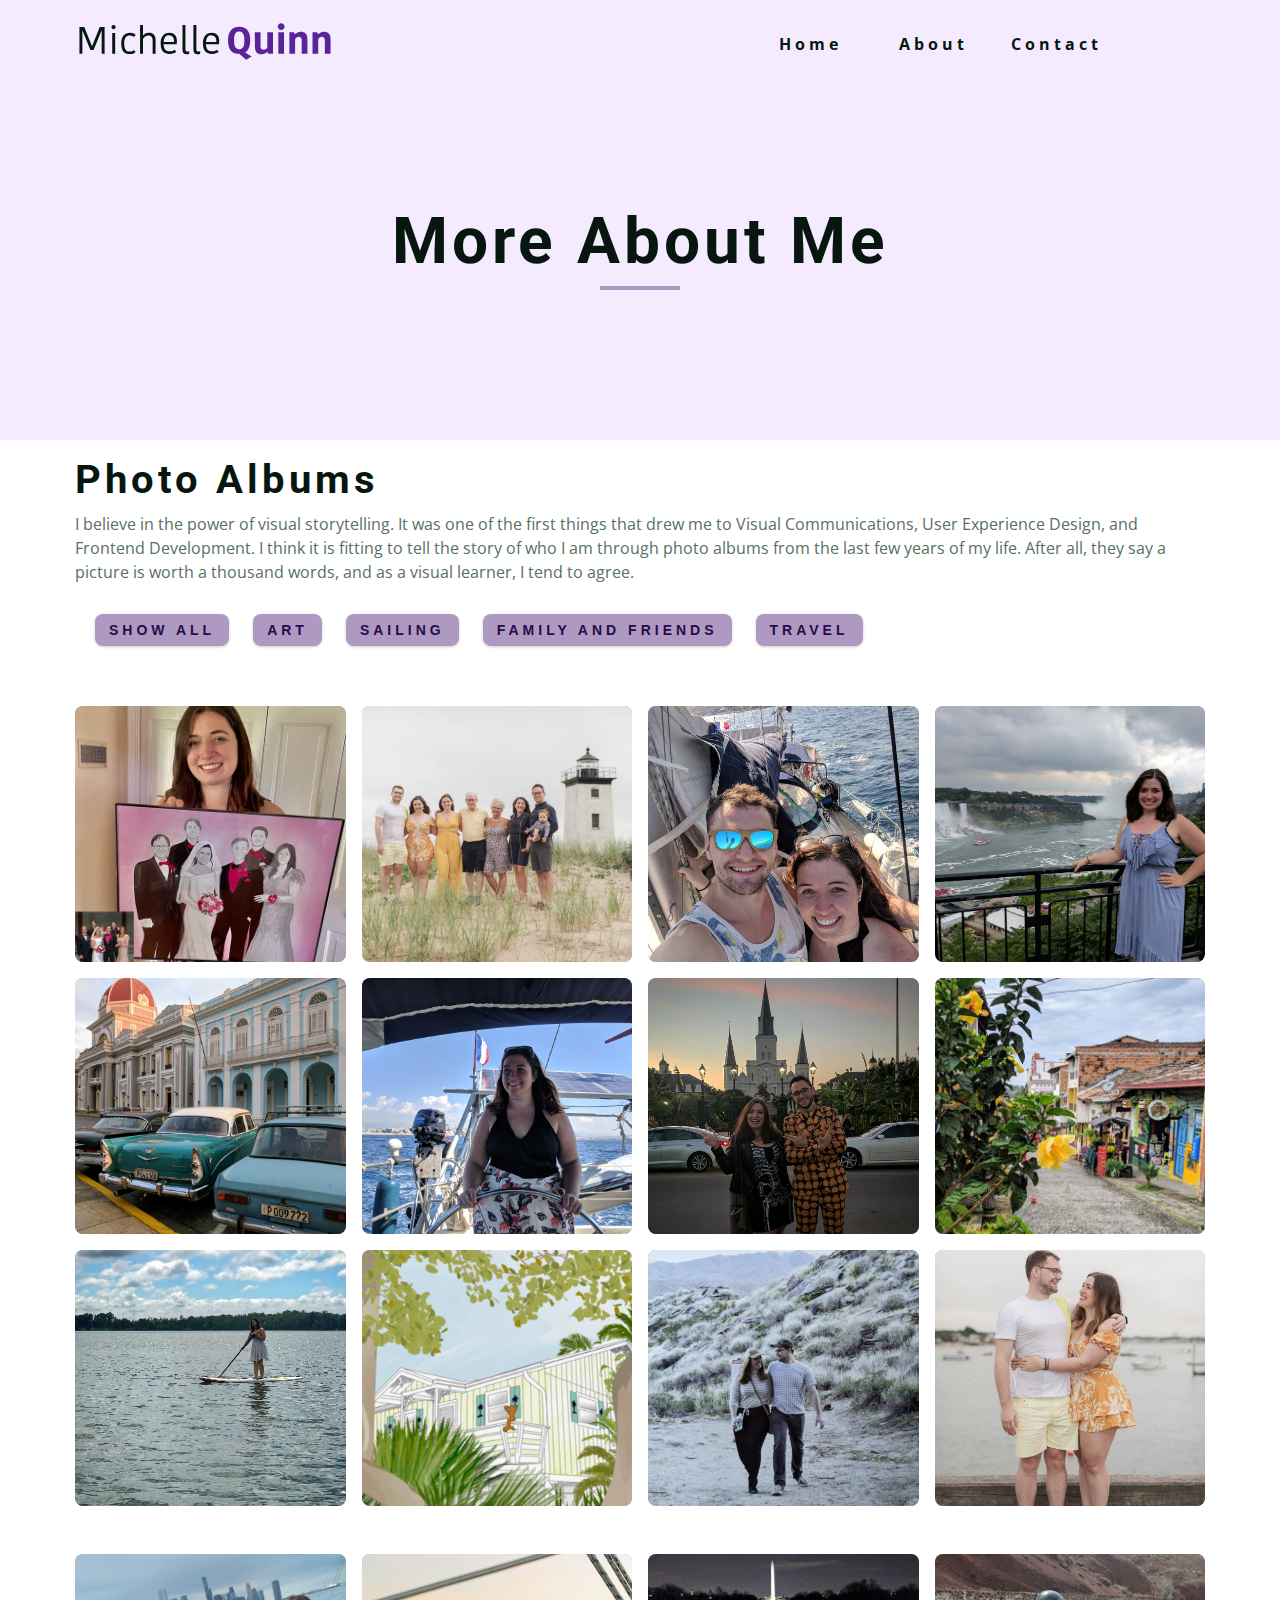
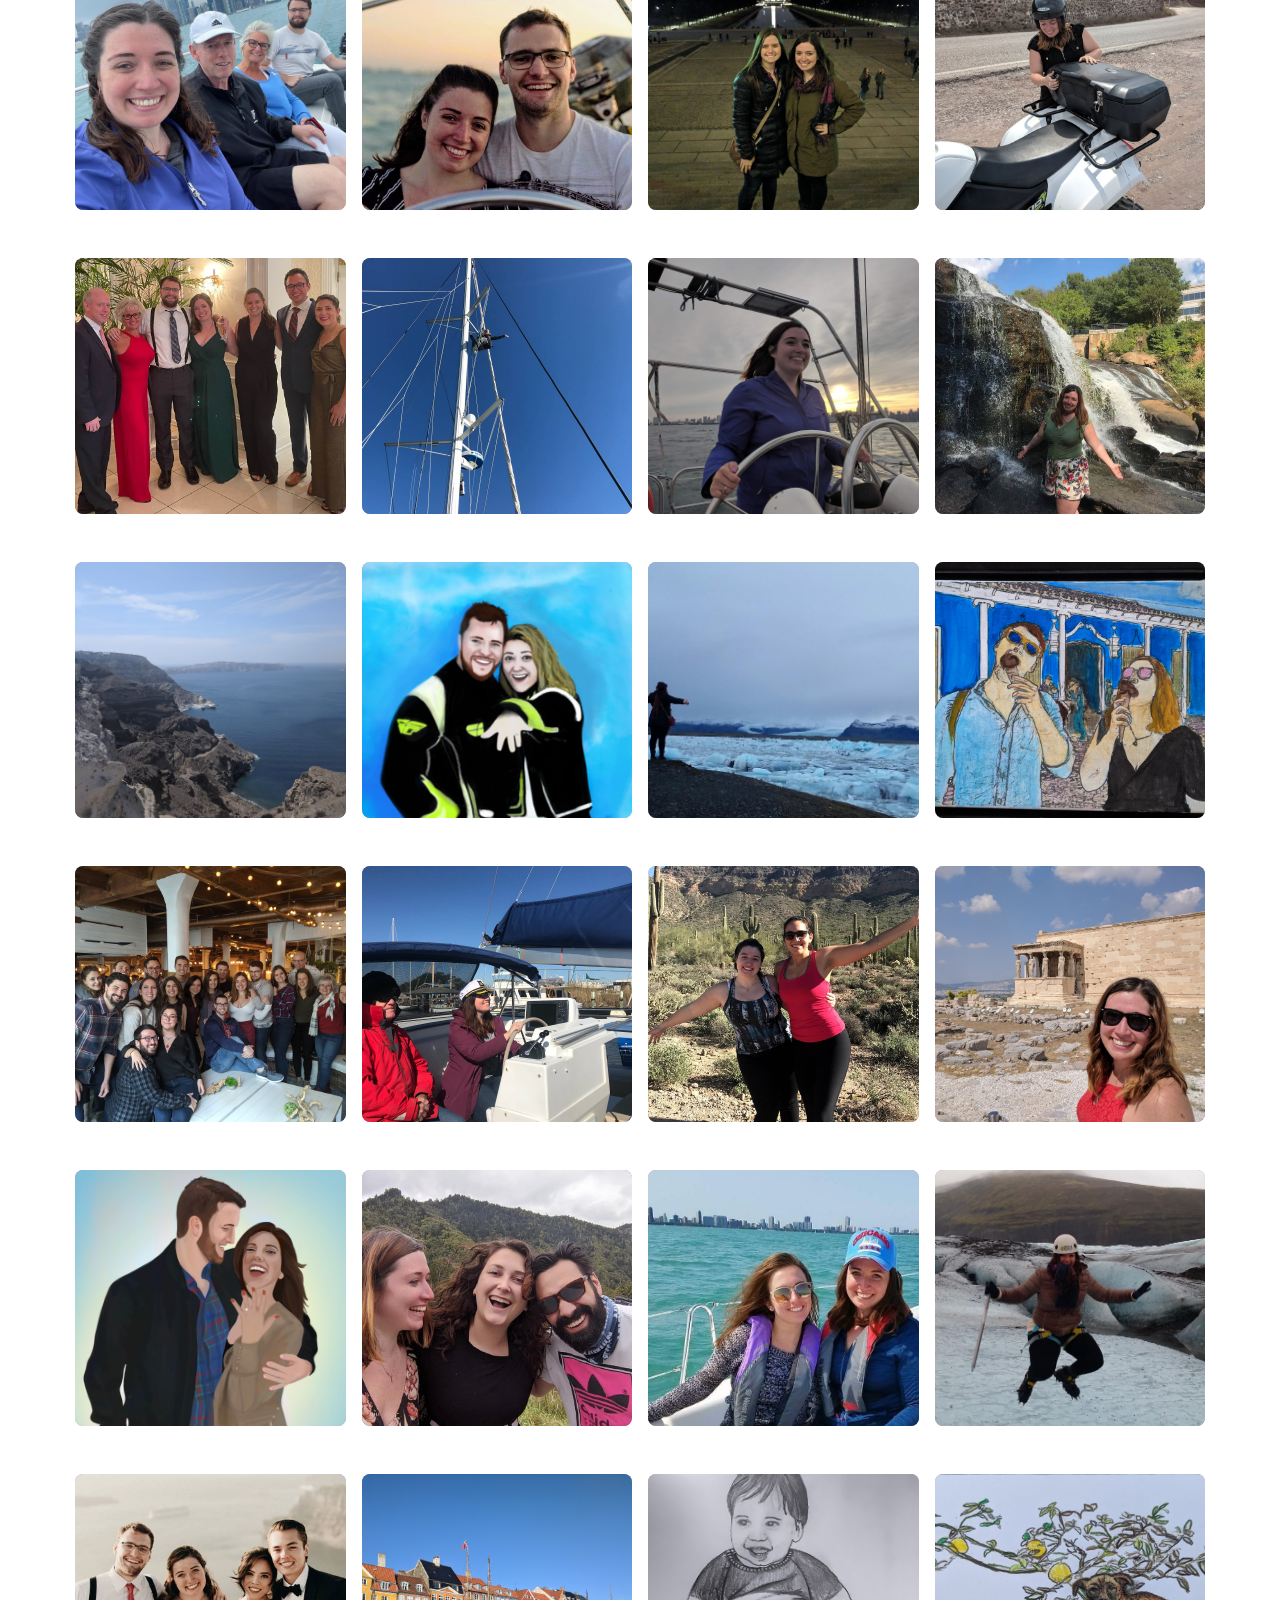
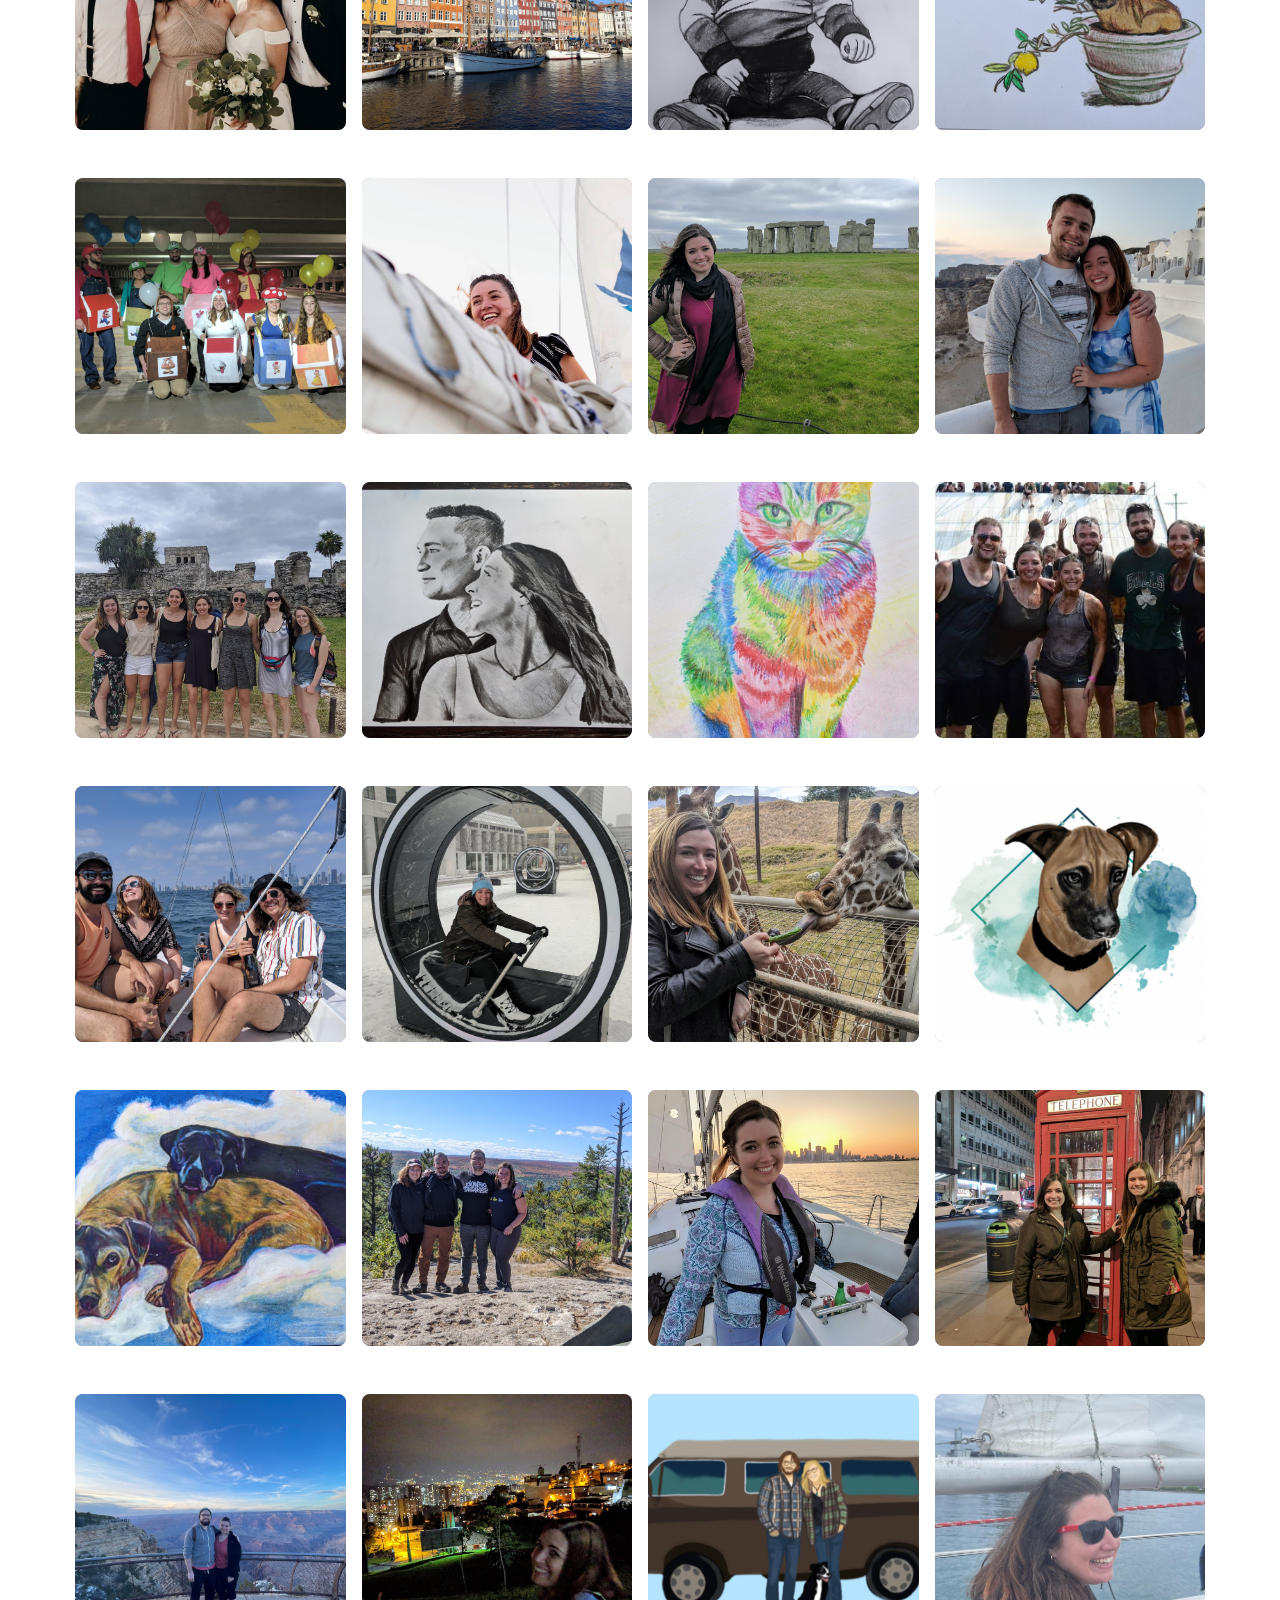
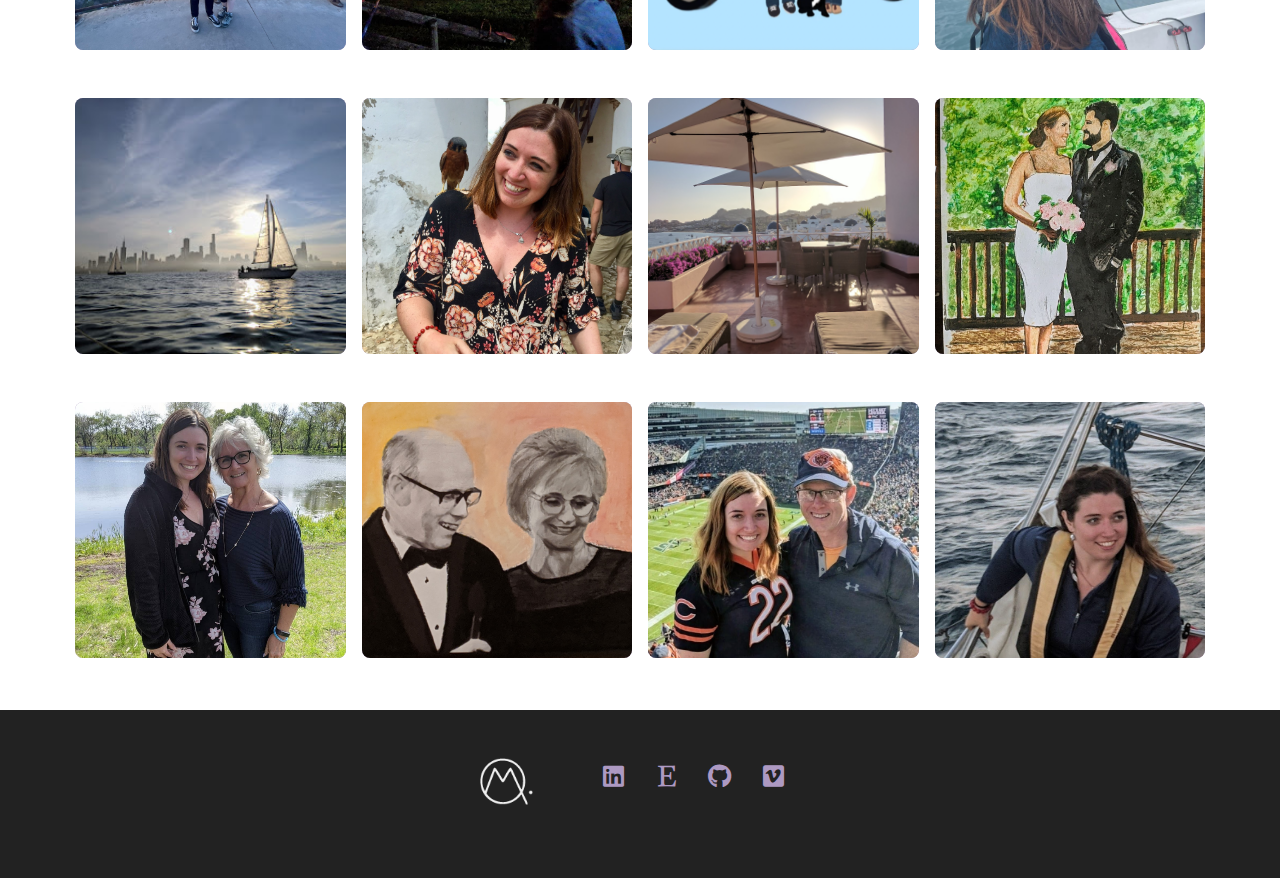
<file: about.html>
<!DOCTYPE html>
<html>
<meta charset="UTF-8" />
<meta name="viewport" content="width=device-width, initial-scale=1.0" />
<title>Michelle Quinn || About</title>
<link rel="stylesheet" href="./fontawesome-free-5.12.1-web/css/all.min.css" />
<!-- css -->
<link rel="stylesheet" href="./css/styles.css" />
</head>

<body>

  <!-- navbar -->
  <nav class="nav" id="nav">
    <div class="nav-center">
      <!-- nav header -->
      <div class="nav-header">
        <a href="index.html"><img src="./images/logomq.svg" class="nav-logo" alt="Michelle Quinn" /></a>
        <button class="nav-btn" id="nav-btn">
          <i class="fas fa-bars"></i>
        </button>
      </div>
      <!-- nav links -->
      <ul class="nav-links">
        <li><a href="index.html">home</a></li>
        <li><a href="about.html">about</a></li>
        <!-- <li><a href="projects.html">projects</a></li> -->
        <li><a href="contact.html">contact</a></li>
      </ul>
    </div>
  </nav>
  <!-- end of navbar -->

  <!-- sidebar -->
  <aside class="sidebar" id="sidebar">
    <div>
      <button id="close-btn" class="close-btn">
        <i class="fas fa-times"></i>
      </button>
      <ul class="sidebar-links">
        <li><a href="index.html">home</a></li>
        <li><a href="about.html">about</a></li>
        <!-- <li><a href="projects.html">projects</a></li> -->
        <li><a href="contact.html">contact</a></li>
      </ul>
    </div>
  </aside>
  <!-- end of sidebar -->

  <header class="projects-hero">
    <!-- section title -->
    <div class="section-title">
      <h1>More About Me</h1>
      <div class="underline"></div>
    </div>
  </header>


  <!-- section title -->
  <div class="section-center">
    <h2>Photo Albums</h2>
    <p>
      I believe in the power of visual storytelling. It was one of the first things that drew me to Visual
      Communications, User Experience Design, and Frontend Development. I think it is fitting to tell the story of who I
      am through photo albums from the last few years of my life. After all, they say a picture is worth a thousand words, and as a visual learner, I tend to agree.
    </p>
    <div id="myBtnContainer">
      <button class="btn active" onclick="filterSelection('all')"> Show all</button>
      <button class="btn" onclick="filterSelection('art')"> Art</button>
      <button class="btn" onclick="filterSelection('sailing')"> Sailing</button>
      <button class="btn" onclick="filterSelection('family')"> Family and Friends</button>
      <button class="btn" onclick="filterSelection('travel')"> Travel</button>
    </div>
  </div>
  <!-- end of section title -->


  <div class="section-center gallerys-center container">
    <div class="filterDiv art">
      <article class="gallery">
        <img src="./images/gallery/1.jpg" alt="" class="gallery-img" />
        <div class="gallery-info">
          <h4>Pencil Drawing</h4>
          <p>My first etsy sale</p>
        </div>
      </article>
    </div>
    <div class="filterDiv family travel">
      <article class="gallery">
        <img src="./images/gallery/16.jpg" alt="" class="gallery-img" />
        <div class="gallery-info">
          <h4>Family Picture</h4>
          <p>Cape Cod</p>
        </div>
      </article>
    </div>
    <div class="filterDiv family travel">
      <article class="gallery">
        <img src="./images/gallery/37.jpg" alt="" class="gallery-img" />
        <div class="gallery-info">
          <h4>Bareboating</h4>
          <p>Luke and I love to sail together</p>
        </div>
      </article>
    </div>
    <div class="filterDiv travel">
      <article class="gallery">
        <img src="./images/gallery/47.jpg" alt="" class="gallery-img" />
        <div class="gallery-info">
          <h4>The Niagara Falls</h4>
          <p>The Canadian side</p>
        </div>
      </article>
    </div>
    <div class="filterDiv travel">
      <article class="gallery">
        <img src="./images/gallery/57.jpg" alt="" class="gallery-img" />
        <div class="gallery-info">
          <h4>Old Cars</h4>
          <p>Cuba</p>
        </div>
      </article>
    </div>
    <div class="filterDiv sailing travel">
      <article class="gallery">
        <img src="./images/gallery/38.jpg" alt="" class="gallery-img" />
        <div class="gallery-info">
          <h4>Bareboating</h4>
          <p>Greek Isles</p>
        </div>
      </article>
    </div>
    <div class="filterDiv travel family">
      <article class="gallery">
        <img src="./images/gallery/48.jpg" alt="" class="gallery-img" />
        <div class="gallery-info">
          <h4>Halloween</h4>
          <p>David S Pumpkins in NOLA</p>
        </div>
      </article>
    </div>
    <div class="filterDiv travel">
      <article class="gallery">
        <img src="./images/gallery/58.jpg" alt="" class="gallery-img" />
        <div class="gallery-info">
          <h4>Medellín</h4>
          <p>Colombia</p>
        </div>
      </article>
    </div>
    <div class="filterDiv travel">
      <article class="gallery">
        <img src="./images/gallery/68.jpg" alt="" class="gallery-img" />
        <div class="gallery-info">
          <h4>Paddle Boarding</h4>
          <p>Pure Michigan</p>
        </div>
      </article>
    </div>
    <div class="filterDiv art">
      <article class="gallery">
        <img src="./images/gallery/9.jpg" alt="" class="gallery-img" />
        <div class="gallery-info">
          <h4>Art</h4>
          <p>Drawing of a house in Sanibel</p>
        </div>
      </article>
    </div>
    <div class="filterDiv travel family">
      <article class="gallery">
        <img src="./images/gallery/67.jpeg" alt="" class="gallery-img" />
        <div class="gallery-info">
          <h4>Hiking</h4>
          <p>Palm Springs</p>
        </div>
      </article>
    </div>
    <div class="filterDiv family travel">
      <article class="gallery">
        <img src="./images/gallery/19.jpg" alt="" class="gallery-img" />
        <div class="gallery-info">
          <h4>P-Town</h4>
          <p>Enjoying Our Time in Provincetown</p>
        </div>
      </article>
    </div>
    <div class="filterDiv sailing">
      <article class="gallery">
        <img src="./images/gallery/29.jpg" alt="" class="gallery-img" />
        <div class="gallery-info">
          <h4>Cloudy Day Sail</h4>
          <p>Taking My Parents Out on The Boat</p>
        </div>
      </article>
    </div>
    <div class="filterDiv sailing">
      <article class="gallery">
        <img src="./images/gallery/39.jpg" alt="" class="gallery-img" />
        <div class="gallery-info">
          <h4>Cruising</h4>
          <p>Sunset Sail</p>
        </div>
      </article>
    </div>
    <div class="filterDiv sailing">
      <article class="gallery">
        <img src="./images/gallery/49.jpg" alt="" class="gallery-img" />
        <div class="gallery-info">
          <h4>Washington Monument</h4>
          <p>D.C.</p>
        </div>
      </article>
    </div>
    <div class="filterDiv travel">
      <article class="gallery">
        <img src="./images/gallery/59.jpg" alt="" class="gallery-img" />
        <div class="gallery-info">
          <h4>Securing the ATV</h4>
          <p>Santorini</p>
        </div>
      </article>
    </div>
    <div class="filterDiv family">
      <article class="gallery">
        <img src="./images/gallery/20.jpg" alt="" class="gallery-img" />
        <div class="gallery-info">
          <h4>Family</h4>
          <p>My family at my best friend's wedding</p>
        </div>
      </article>
    </div>
    <div class="filterDiv sailing travel">
      <article class="gallery">
        <img src="./images/gallery/30.jpg" alt="" class="gallery-img" />
        <div class="gallery-info">
          <h4>Sailing</h4>
          <p>Climbing the mast in New Orleans</p>
        </div>
      </article>
    </div>
    <div class="filterDiv sailing">
      <article class="gallery">
        <img src="./images/gallery/40.jpg" alt="" class="gallery-img" />
        <div class="gallery-info">
          <h4>Sailing</h4>
          <p>Sunset Cruise</p>
        </div>
      </article>
    </div>
    <div class="filterDiv travel">
      <article class="gallery">
        <img src="./images/gallery/50.jpg" alt="" class="gallery-img" />
        <div class="gallery-info">
          <h4>Chasing Waterfalls</h4>
          <p>North Carolina</p>
        </div>
      </article>
    </div>
    <div class="filterDiv travel">
      <article class="gallery">
        <img src="./images/gallery/60.jpg" alt="" class="gallery-img" />
        <div class="gallery-info">
          <h4>Greece</h4>
          <p>View from the AirBnB</p>
        </div>
      </article>
    </div>
    <div class="filterDiv art">
      <article class="gallery">
        <img src="./images/gallery/10.jpg" alt="" class="gallery-img" />
        <div class="gallery-info">
          <h4>Watercolor</h4>
          <p>Gift for my friend's engagement</p>
        </div>
      </article>
    </div>
    <div class="filterDiv travel">
      <article class="gallery">
        <img src="./images/gallery/41.jpg" alt="" class="gallery-img" />
        <div class="gallery-info">
          <h4>Sólheimajökull</h4>
          <p>Glacier in Iceland</p>
        </div>
      </article>
    </div>
    <div class="filterDiv art">
      <article class="gallery">
        <img src="./images/gallery/11.jpg" alt="" class="gallery-img" />
        <div class="gallery-info">
          <h4>Painting</h4>
          <p>Painting of Luke and I</p>
        </div>
      </article>
    </div>
    <div class="filterDiv family">
      <article class="gallery">
        <img src="./images/gallery/21.jpg" alt="" class="gallery-img" />
        <div class="gallery-info">
          <h4>My friends</h4>
          <p>Celebrating my birthday</p>
        </div>
      </article>
    </div>
    <div class="filterDiv sailing travel">
      <article class="gallery">
        <img src="./images/gallery/31.jpg" alt="" class="gallery-img" />
        <div class="gallery-info">
          <h4>Sailing</h4>
          <p>Getting my ICC and Dayskipper Training</p>
        </div>
      </article>
    </div>
    <div class="filterDiv family travel">
      <article class="gallery">
        <img src="./images/gallery/51.jpg" alt="" class="gallery-img" />
        <div class="gallery-info">
          <h4>Hiking</h4>
          <p>Sarah and I hiking in AZ</p>
        </div>
      </article>
    </div>
    <div class="filterDiv travel">
      <article class="gallery">
        <img src="./images/gallery/61.jpg" alt="" class="gallery-img" />
        <div class="gallery-info">
          <h4>The Parthenon</h4>
          <p>Athens, Greece</p>
        </div>
      </article>
    </div>
    <div class="filterDiv art">
      <article class="gallery">
        <img src="./images/gallery/2.jpg" alt="" class="gallery-img" />
        <div class="gallery-info">
          <h4>Engagement Artwork</h4>
          <p>Gift for My Friends' engagement</p>
        </div>
      </article>
    </div>
    <div class="filterDiv travel family">
      <article class="gallery">
        <img src="./images/gallery/22.jpg" alt="" class="gallery-img" />
        <div class="gallery-info">
          <h4>The Smokey Mountains</h4>
          <p>Roadtrip with Friends</p>
        </div>
      </article>
    </div>
    <div class="filterDiv sailing family">
      <article class="gallery">
        <img src="./images/gallery/32.jpg" alt="" class="gallery-img" />
        <div class="gallery-info">
          <h4>Cruising around Chicago</h4>
          <p>Sailing with My Friend</p>
        </div>
      </article>
    </div>
    <div class="filterDiv travel">
      <article class="gallery">
        <img src="./images/gallery/42.jpg" alt="" class="gallery-img" />
        <div class="gallery-info">
          <h4>Glacier Hike</h4>
          <p>Iceland</p>
        </div>
      </article>
    </div>
    <div class="filterDiv travel family">
      <article class="gallery">
        <img src="./images/gallery/52.jpg" alt="" class="gallery-img" />
        <div class="gallery-info">
          <h4>Celebrating my Friends' Wedding</h4>
          <p>Santorini, Greece</p>
        </div>
      </article>
    </div>
    <div class="filterDiv travel">
      <article class="gallery">
        <img src="./images/gallery/62.jpg" alt="" class="gallery-img" />
        <div class="gallery-info">
          <h4>Exploring Copenhagen</h4>
          <p>Denmark</p>
        </div>
      </article>
    </div>
    <div class="filterDiv art">
      <article class="gallery">
        <img src="./images/gallery/3.jpg" alt="" class="gallery-img" />
        <div class="gallery-info">
          <h4>Pencil Drawing</h4>
          <p>Drawing of My Nephew</p>
        </div>
      </article>
    </div>
    <div class="filterDiv art">
      <article class="gallery">
        <img src="./images/gallery/13.jpg" alt="" class="gallery-img" />
        <div class="gallery-info">
          <h4>Colored Pencil</h4>
          <p>Puppy in a Lemon Tree</p>
        </div>
      </article>
    </div>
    <div class="filterDiv family">
      <article class="gallery">
        <img src="./images/gallery/23.jpg" alt="" class="gallery-img" />
        <div class="gallery-info">
          <h4>Halloween</h4>
          <p>Mario Cart</p>
        </div>
      </article>
    </div>
    <div class="filterDiv sailing">
      <article class="gallery">
        <img src="./images/gallery/33.jpg" alt="" class="gallery-img" />
        <div class="gallery-info">
          <h4>Flaking the Main Sail</h4>
          <p>Snapshot of Me Taking The Sailboat In For The Night</p>
        </div>
      </article>
    </div>
    <div class="filterDiv travel">
      <article class="gallery">
        <img src="./images/gallery/43.jpg" alt="" class="gallery-img" />
        <div class="gallery-info">
          <h4>Stonehedge</h4>
          <p>Wiltshire, England</p>
        </div>
      </article>
    </div>
    <div class="filterDiv travel family">
      <article class="gallery">
        <img src="./images/gallery/53.jpg" alt="" class="gallery-img" />
        <div class="gallery-info">
          <h4>Luke and I</h4>
          <p>View from Our Resort</p>
        </div>
      </article>
    </div>
    <div class="filterDiv travel family">
      <article class="gallery">
        <img src="./images/gallery/63.jpg" alt="" class="gallery-img" />
        <div class="gallery-info">
          <h4>Bachelorette Party</h4>
          <p>Mexico</p>
        </div>
      </article>
    </div>
    <div class="filterDiv art">
      <article class="gallery">
        <img src="./images/gallery/4.jpg" alt="" class="gallery-img" />
        <div class="gallery-info">
          <h4>Wedding Present</h4>
          <p>Pencil Drawing</p>
        </div>
      </article>
    </div>
    <div class="filterDiv art">
      <article class="gallery">
        <img src="./images/gallery/14.jpg" alt="" class="gallery-img" />
        <div class="gallery-info">
          <h4>Colorful Cat</h4>
          <p>Color Pencil</p>
        </div>
      </article>
    </div>
    <div class="filterDiv family">
      <article class="gallery">
        <img src="./images/gallery/24.jpg" alt="" class="gallery-img" />
        <div class="gallery-info">
          <h4>Tough Mudder</h4>
          <p>5k Run</p>
        </div>
      </article>
    </div>
    <div class="filterDiv family sailing">
      <article class="gallery">
        <img src="./images/gallery/34.jpg" alt="" class="gallery-img" />
        <div class="gallery-info">
          <h4>Friends Outing</h4>
          <p>Sailing My Friends Around Chicago</p>
        </div>
      </article>
    </div>
    <div class="filterDiv travel">
      <article class="gallery">
        <img src="./images/gallery/44.jpg" alt="" class="gallery-img" />
        <div class="gallery-info">
          <h4>Travel In A Snow Storm</h4>
          <p>Montreal</p>
        </div>
      </article>
    </div>
    <div class="filterDiv travel">
      <article class="gallery">
        <img src="./images/gallery/64.jpg" alt="" class="gallery-img" />
        <div class="gallery-info">
          <h4>Giraffe</h4>
          <p>Feeding One Of My Favorite Animals</p>
        </div>
      </article>
    </div>
    <div class="filterDiv art">
      <article class="gallery">
        <img src="./images/gallery/5.jpg" alt="" class="gallery-img" />
        <div class="gallery-info">
          <h4>Watercolor</h4>
          <p>Doggy Watercolor</p>
        </div>
      </article>
    </div>
    <div class="filterDiv art">
      <article class="gallery">
        <img src="./images/gallery/15.jpg" alt="" class="gallery-img" />
        <div class="gallery-info">
          <h4>Art</h4>
          <p>A Christmas Gift I Made</p>
        </div>
      </article>
    </div>
    <div class="filterDiv travel famil">
      <article class="gallery">
        <img src="./images/gallery/25.jpg" alt="" class="gallery-img" />
        <div class="gallery-info">
          <h4>Hiking</h4>
          <p>Hiking is Better with Friends</p>
        </div>
      </article>
    </div>
    <div class="filterDiv sailing">
      <article class="gallery">
        <img src="./images/gallery/35.jpg" alt="" class="gallery-img" />
        <div class="gallery-info">
          <h4>Another Sunset Sail</h4>
          <p>Sunset is My Favorite Color</p>
        </div>
      </article>
    </div>
    <div class="filterDiv travel family">
      <article class="gallery">
        <img src="./images/gallery/45.jpg" alt="" class="gallery-img" />
        <div class="gallery-info">
          <h4>London</h4>
          <p>England Telephone Booths</p>
        </div>
      </article>
    </div>
    <div class="filterDiv travel family">
      <article class="gallery">
        <img src="./images/gallery/55.jpg" alt="" class="gallery-img" />
        <div class="gallery-info">
          <h4>The Grand Canyon</h4>
          <p>What a View</p>
        </div>
      </article>
    </div>
    <div class="filterDiv travel">
      <article class="gallery">
        <img src="./images/gallery/65.jpg" alt="" class="gallery-img" />
        <div class="gallery-info">
          <h4>Colombia</h4>
          <p>Taking in The Sights</p>
        </div>
      </article>
    </div>
    <div class="filterDiv art">
      <article class="gallery">
        <img src="./images/gallery/6.jpg" alt="" class="gallery-img" />
        <div class="gallery-info">
          <h4>2d Art</h4>
          <p>Drawing on My Art Tablet</p>
        </div>
      </article>
    </div>
    <div class="filterDiv sailing">
      <article class="gallery">
        <img src="./images/gallery/26.jpg" alt="" class="gallery-img" />
        <div class="gallery-info">
          <h4>Skippering</h4>
          <p>Steering Past Navy Pier</p>
        </div>
      </article>
    </div>
    <div class="filterDiv sailing">
      <article class="gallery">
        <img src="./images/gallery/36.jpg" alt="" class="gallery-img" />
        <div class="gallery-info">
          <h4>Foggy Day</h4>
          <p>Chicago Sail</p>
        </div>
      </article>
    </div>
    <div class="filterDiv travel">
      <article class="gallery">
        <img src="./images/gallery/46.jpg" alt="" class="gallery-img" />
        <div class="gallery-info">
          <h4>A New Friend</h4>
          <p>Cuba</p>
        </div>
      </article>
    </div>
    <div class="filterDiv travel">
      <article class="gallery">
        <img src="./images/gallery/56.jpg" alt="" class="gallery-img" />
        <div class="gallery-info">
          <h4>Cabo San Lucas</h4>
          <p>Mexico</p>
        </div>
      </article>
    </div>
    <div class="filterDiv art">
      <article class="gallery">
        <img src="./images/gallery/7.jpg" alt="" class="gallery-img" />
        <div class="gallery-info">
          <h4>Oil Panting</h4>
          <p>A Wedding Gift</p>
        </div>
      </article>
    </div>
    <div class="filterDiv family">
      <article class="gallery">
        <img src="./images/gallery/17.jpg" alt="" class="gallery-img" />
        <div class="gallery-info">
          <h4>Out for a Walk</h4>
          <p>Walking Around The Park with My Mom</p>
        </div>
      </article>
    </div>
    <div class="filterDiv art">
      <article class="gallery">
        <img src="./images/gallery/8.jpg" alt="" class="gallery-img" />
        <div class="gallery-info">
          <h4>Drawing</h4>
          <p>Drawing of My Parents</p>
        </div>
      </article>
    </div>
    <div class="filterDiv family">
      <article class="gallery">
        <img src="./images/gallery/18.jpg" alt="" class="gallery-img" />
        <div class="gallery-info">
          <h4>The Bears</h4>
          <p>Game Day With My Dad</p>
        </div>
      </article>
    </div>
    <div class="filterDiv sailing">
      <article class="gallery">
        <img src="./images/gallery/28.jpg" alt="" class="gallery-img" />
        <div class="gallery-info">
          <h4>Windy Day</h4>
          <p>Out for A Fast Sail</p>
        </div>
      </article>
    </div>
  </div>

  <!-- footer -->
  <footer class="footer">
    <ul class="social-icons">
      <!-- single item -->
      <li>
        <a href="index.html">
          <img src="./images/mq.png"></i>
        </a>
      </li>
      <!-- end of single item -->
      <!-- single item -->
      <li>

      </li>
      <!-- end of singleåitem -->

      <!--πsingle item -->
      <li>
        <a href="https://www.linkedin.com/in/michelle-nicole-quinn-71235644/" class="social-icon">
          <i class="fab fa-linkedin"></i>
        </a>
      </li>
      <!-- end of single item -->
      <!-- single item -->
      <li>
        <a href="https://www.etsy.com/shop/ShellbellQuinn" class="social-icon">
          <i class="fab fa-etsy"></i>
        </a>
      </li>
      <!-- end of single item -->
      <!-- single item -->
      <li>
        <a href="https://github.com/shellbellquinn?tab=repositories" class="social-icon">
          <i class="fab fa-github"></i>
        </a>
      </li>
      <!-- end of single item -->
      <li>
        <a href="https://vimeo.com/michellenicolequinn" class="social-icon">
          <i class="fab fa-vimeo"></i>
        </a>
      </li>
    </ul>
  </footer>

  <script src="./js/app.js"></script>
  <script src="./js/gallery.js"></script>

</body>
</html>
</file>
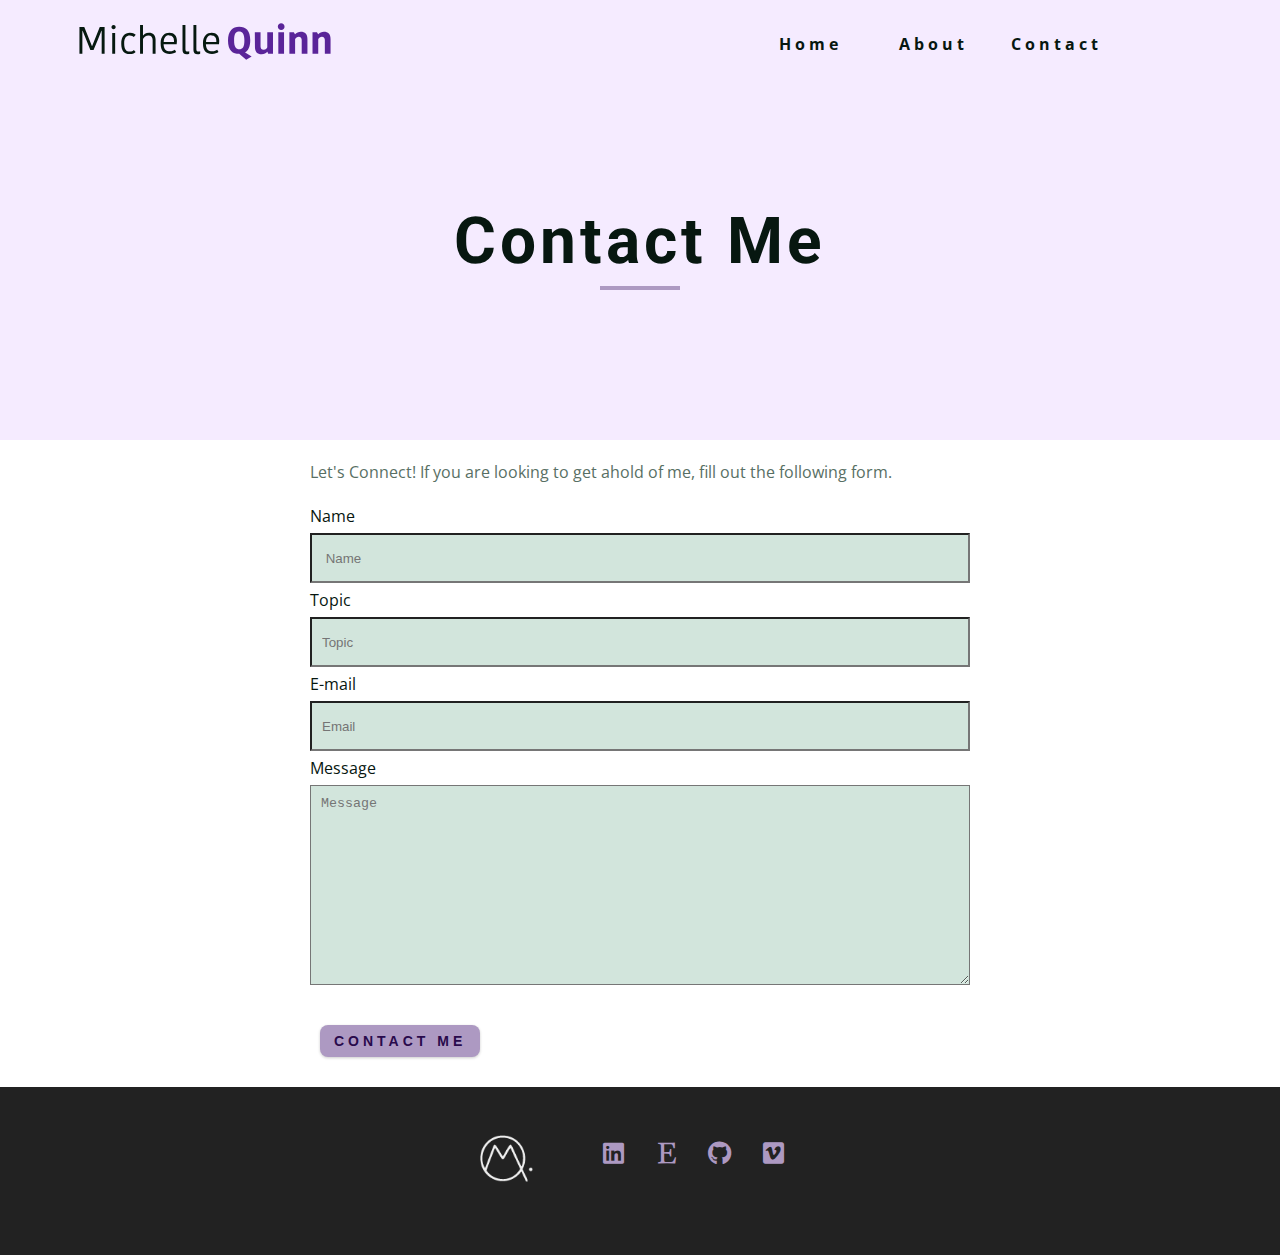
<file: contact.html>
<!DOCTYPE html>
<html lang="en">

<head>
  <meta charset="UTF-8" />
  <meta name="viewport" content="width=device-width, initial-scale=1.0" />
  <title>Michelle Quinn || Contact</title>
  <link rel="stylesheet" href="./fontawesome-free-5.12.1-web/css/all.min.css" />
  <!-- css -->
  <link rel="stylesheet" href="./css/styles.css" />
</head>

<body>
  <!-- navbar -->
  <nav class="nav" id="nav">
    <div class="nav-center">
      <!-- nav header -->
      <div class="nav-header">
        <a href="index.html"><img src="./images/logomq.svg" class="nav-logo" alt="Michelle Quinn" /></a>
        <button class="nav-btn" id="nav-btn">
          <i class="fas fa-bars"></i>
        </button>
      </div>
      <!-- nav links -->
      <ul class="nav-links">
        <li><a href="index.html">home</a></li>
        <li><a href="about.html">about</a></li>
        <!-- <li><a href="projects.html">projects</a></li> -->
        <li><a href="contact.html">contact</a></li>
      </ul>
    </div>
  </nav>
  <!-- end of navbar -->
  <!-- sidebar -->
  <aside class="sidebar" id="sidebar">
    <div>
      <button id="close-btn" class="close-btn">
        <i class="fas fa-times"></i>
      </button>
      <ul class="sidebar-links">
        <li><a href="index.html">home</a></li>
        <li><a href="about.html">about</a></li>
        <!-- <li><a href="projects.html">projects</a></li> -->
        <li><a href="contact.html">contact</a></li>
      </ul>
    </div>
  </aside>
  <!-- end of sidebar -->


  <header class="projects-hero">
    <!-- section title -->
    <div class="section-title">
      <h1>Contact Me</h1>
      <div class="underline"></div>
    </div>
  </header>


  <section class="contact" id="connect-section">
    <div class="page-info section-center section bg-grey">
      <p>
        Let's Connect! If you are looking to get ahold of me, fill out the following form.
      </p>
      <script src="https://ajax.googleapis.com/ajax/libs/jquery/1.8.0/jquery.min.js"></script>

      <form action="https://formspree.io/f/moqrynvo" method="post">



        <input name="_gotcha" style="display: none" type="text">
        <div class="contact-form">Name<input name="name" placeholder=" Name" id="name" required type="text">
        </div>
        <div class="contact-form">Topic<input name="topic" placeholder="Topic" id="topic" required type="text">
        </div>
        <div class="contact-form">E-mail
          <input name="E-Mail Address" required placeholder="Email" />
        </div>
        <div class="contact-form">Message
          <textarea class="message" name="message" placeholder="Message" required></textarea>

        </div>
        <button class="btn contact-btn" type="submit">Contact Me</button>
        <input type="hidden" name="referrer" id="referrer_field" />
        <input type="hidden" name="body" />
  </section>


  </div>





  <!-- footer -->
  <footer class="footer">
    <ul class="social-icons">
      <!-- single item -->
      <li>
        <a href="index.html">
          <img src="./images/mq.png"></i>
        </a>
      </li>
      <!-- end of single item -->
      <!-- single item -->
      <li>

      </li>
      <!-- end of singleåitem -->

      <!--πsingle item -->
      <li>
        <a href="https://www.linkedin.com/in/michelle-nicole-quinn-71235644/" class="social-icon">
          <i class="fab fa-linkedin"></i>
        </a>
      </li>
      <!-- end of single item -->
      <!-- single item -->
      <li>
        <a href="https://www.etsy.com/shop/ShellbellQuinn" class="social-icon">
          <i class="fab fa-etsy"></i>
        </a>
      </li>
      <!-- end of single item -->
      <!-- single item -->
      <li>
        <a href="https://github.com/shellbellquinn?tab=repositories" class="social-icon">
          <i class="fab fa-github"></i>
        </a>
      </li>
      <!-- end of single item -->
      <li>
        <a href="https://vimeo.com/michellenicolequinn" class="social-icon">
          <i class="fab fa-vimeo"></i>
        </a>
      </li>
    </ul>
  </footer>
  <script src="./js/app.js"></script>
</body>

</html>
</file>
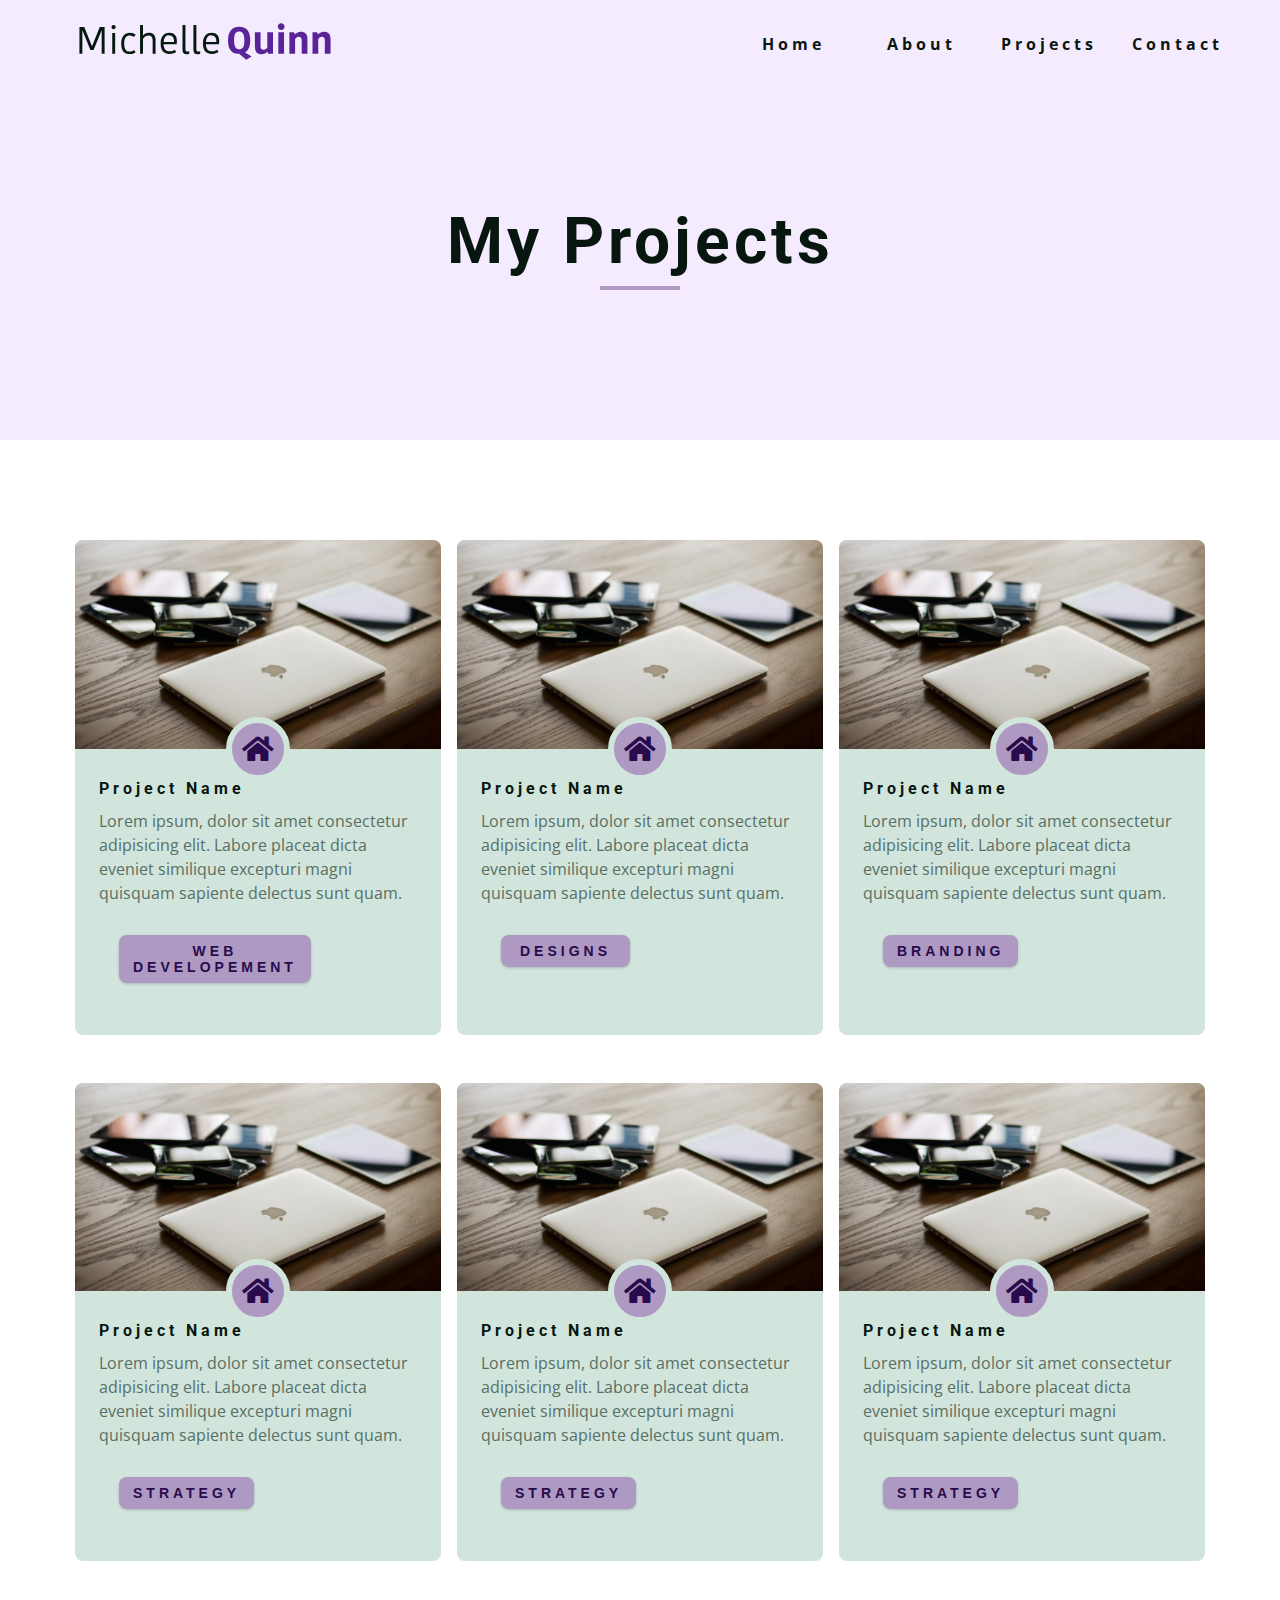
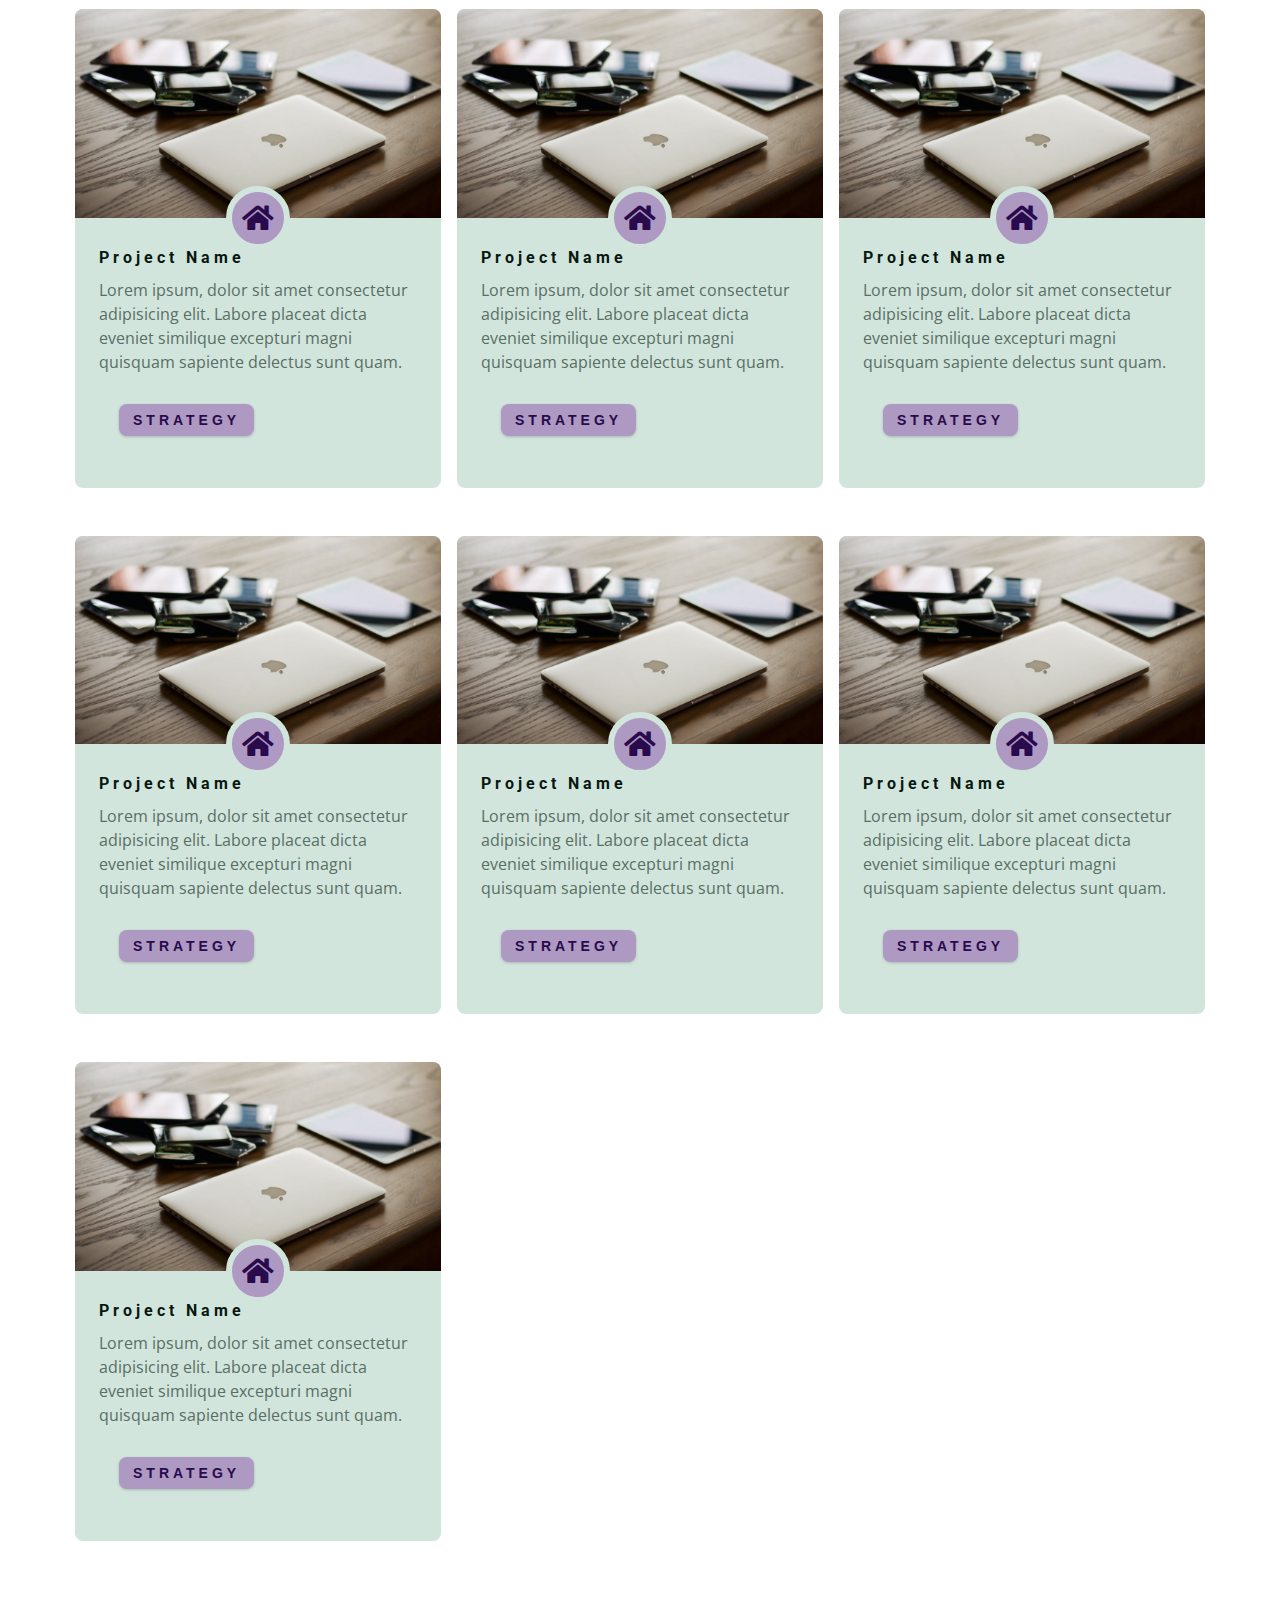
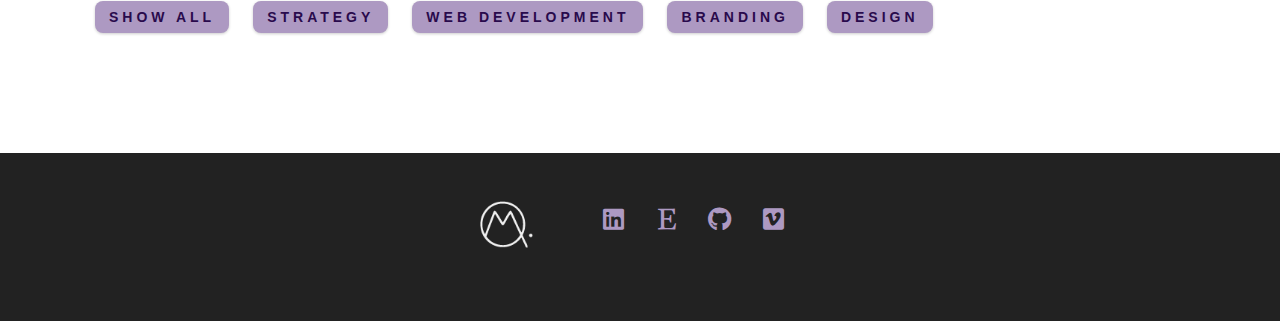
<file: projects.html>
<!DOCTYPE html>
<html lang="en">

<head>
  <meta charset="UTF-8" />
  <meta name="viewport" content="width=device-width, initial-scale=1.0" />
  <title>Michelle Quinn || Projects</title>
  <link rel="stylesheet" href="./fontawesome-free-5.12.1-web/css/all.min.css" />
  <!-- css -->
  <link rel="stylesheet" href="./css/styles.css" />
</head>

<body>
  <!-- navbar -->
  <nav class="nav" id="nav">
    <div class="nav-center">
      <!-- nav header -->
      <div class="nav-header">
        <a href="index.html"><img src="./images/logomq.svg" class="nav-logo" alt="Michelle Quinn" /></a>
        <button class="nav-btn" id="nav-btn">
          <i class="fas fa-bars"></i>
        </button>
      </div>
      <!-- nav links -->
      <ul class="nav-links">
        <li><a href="index.html">home</a></li>
        <li><a href="about.html">about</a></li>
        <li><a href="projects.html">projects</a></li>
        <li><a href="contact.html">contact</a></li>
      </ul>
    </div>
  </nav>
  <!-- end of navbar -->
  <!-- sidebar -->
  <aside class="sidebar" id="sidebar">
    <div>
      <button id="close-btn" class="close-btn">
        <i class="fas fa-times"></i>
      </button>
      <ul class="sidebar-links">
        <li><a href="index.html">home</a></li>
        <li><a href="about.html">about</a></li>
        <li><a href="projects.html">projects</a></li>
        <li><a href="contact.html">contact</a></li>
      </ul>
    </div>
  </aside>
  <!-- end of sidebar -->
  <header class="projects-hero">
    <!-- section title -->
    <div class="section-title">
      <h1>my projects</h1>
      <div class="underline"></div>
    </div>
  </header>

  <section class="section">
    <!-- end of section title -->
    <div class="section-center projects-page-center">
      <!-- single project -->
      <article class="single-project filterDiv web all">
        <div class="project-container">
          <img src="./images/project-1.jpeg" alt="single project" />
          <a href="#" class="project-icon">
            <i class="fas fa-home"></i>
          </a>
        </div>
        <div class="project-details">
          <h4>project name</h4>
          <p>
            Lorem ipsum, dolor sit amet consectetur adipisicing elit. Labore
            placeat dicta eveniet similique excepturi magni quisquam sapiente
            delectus sunt quam.
          </p>
          <div class="project-footer" id="myBtnContainer">
            <button class="btn" onclick="filterSelection('web')"> Web Developement</button>
          </div>
        </div>
      </article>
      <!-- end of single project -->
      <!-- single project -->
      <article class="single-project filterDiv design all">
        <div class="project-container">
          <img src="./images/project-1.jpeg" alt="single project" />
          <a href="#" class="project-icon">
            <i class="fas fa-home"></i>
          </a>
        </div>
        <div class="project-details">
          <h4>project name</h4>
          <p>
            Lorem ipsum, dolor sit amet consectetur adipisicing elit. Labore
            placeat dicta eveniet similique excepturi magni quisquam sapiente
            delectus sunt quam.
          </p>
          <div class="project-footer" id="myBtnContainer">
            <button class="btn" onclick="filterSelection('design')"> DesignS</button>
          </div>
        </div>
      </article>
      <!-- end of single project -->
      <!-- single project -->
      <article class="single-project filterDiv branding all">
        <div class="project-container">
          <img src="./images/project-1.jpeg" alt="single project" />
          <a href="#" class="project-icon">
            <i class="fas fa-home"></i>
          </a>
        </div>
        <div class="project-details">
          <h4>project name</h4>
          <p>
            Lorem ipsum, dolor sit amet consectetur adipisicing elit. Labore
            placeat dicta eveniet similique excepturi magni quisquam sapiente
            delectus sunt quam.
          </p>
          <div class="project-footer" id="myBtnContainer">
            <button class="btn" onclick="filterSelection('branding')"> Branding</button>
          </div>
        </div>
      </article>
      <!-- end of single project -->
      <!-- single project -->
      <article class="single-project filterDiv strategy all">
        <div class="project-container">
          <img src="./images/project-1.jpeg" alt="single project" />
          <a href="#" class="project-icon">
            <i class="fas fa-home"></i>
          </a>
        </div>
        <div class="project-details">
          <h4>project name</h4>
          <p>
            Lorem ipsum, dolor sit amet consectetur adipisicing elit. Labore
            placeat dicta eveniet similique excepturi magni quisquam sapiente
            delectus sunt quam.
          </p>
          <div class="project-footer" id="myBtnContainer">
            <button class="btn" onclick="filterSelection('strategy')"> Strategy</button>
          </div>
        </div>
      </article>
      <!-- end of single project -->
      <!-- single project -->
      <article class="single-project filterDiv strategy all">
        <div class="project-container">
          <img src="./images/project-1.jpeg" alt="single project" />
          <a href="#" class="project-icon">
            <i class="fas fa-home"></i>
          </a>
        </div>
        <div class="project-details">
          <h4>project name</h4>
          <p>
            Lorem ipsum, dolor sit amet consectetur adipisicing elit. Labore
            placeat dicta eveniet similique excepturi magni quisquam sapiente
            delectus sunt quam.
          </p>
          <div class="project-footer" id="myBtnContainer">
            <button class="btn" onclick="filterSelection('strategy')"> Strategy</button>
          </div>
        </div>
      </article>
      <!-- end of single project -->
      <!-- single project -->
      <article class="single-project filterDiv strategy all">
        <div class="project-container">
          <img src="./images/project-1.jpeg" alt="single project" />
          <a href="#" class="project-icon">
            <i class="fas fa-home"></i>
          </a>
        </div>
        <div class="project-details">
          <h4>project name</h4>
          <p>
            Lorem ipsum, dolor sit amet consectetur adipisicing elit. Labore
            placeat dicta eveniet similique excepturi magni quisquam sapiente
            delectus sunt quam.
          </p>
          <div class="project-footer" id="myBtnContainer">
            <button class="btn" onclick="filterSelection('strategy')"> Strategy</button>
          </div>
        </div>
      </article>
      <!-- end of single project -->
      <!-- single project -->
      <article class="single-project filterDiv strategy all">
        <div class="project-container">
          <img src="./images/project-1.jpeg" alt="single project" />
          <a href="#" class="project-icon">
            <i class="fas fa-home"></i>
          </a>
        </div>
        <div class="project-details">
          <h4>project name</h4>
          <p>
            Lorem ipsum, dolor sit amet consectetur adipisicing elit. Labore
            placeat dicta eveniet similique excepturi magni quisquam sapiente
            delectus sunt quam.
          </p>
          <div class="project-footer" id="myBtnContainer">
            <button class="btn" onclick="filterSelection('strategy')"> Strategy</button>
          </div>
        </div>
      </article>
      <!-- end of single project -->
      <!-- single project -->
      <article class="single-project filterDiv strategy all">
        <div class="project-container">
          <img src="./images/project-1.jpeg" alt="single project" />
          <a href="#" class="project-icon">
            <i class="fas fa-home"></i>
          </a>
        </div>
        <div class="project-details">
          <h4>project name</h4>
          <p>
            Lorem ipsum, dolor sit amet consectetur adipisicing elit. Labore
            placeat dicta eveniet similique excepturi magni quisquam sapiente
            delectus sunt quam.
          </p>
          <div class="project-footer" id="myBtnContainer">
            <button class="btn" onclick="filterSelection('strategy')"> Strategy</button>
          </div>
        </div>
      </article>
      <!-- end of single project -->
      <!-- single project -->
      <article class="single-project filterDiv strategy all">
        <div class="project-container">
          <img src="./images/project-1.jpeg" alt="single project" />
          <a href="#" class="project-icon">
            <i class="fas fa-home"></i>
          </a>
        </div>
        <div class="project-details">
          <h4>project name</h4>
          <p>
            Lorem ipsum, dolor sit amet consectetur adipisicing elit. Labore
            placeat dicta eveniet similique excepturi magni quisquam sapiente
            delectus sunt quam.
          </p>
          <div class="project-footer" id="myBtnContainer">
            <button class="btn" onclick="filterSelection('strategy')"> Strategy</button>
          </div>
        </div>
      </article>
      <!-- end of single project -->
      <!-- single project -->
      <article class="single-project filterDiv strategy all">
        <div class="project-container">
          <img src="./images/project-1.jpeg" alt="single project" />
          <a href="#" class="project-icon">
            <i class="fas fa-home"></i>
          </a>
        </div>
        <div class="project-details">
          <h4>project name</h4>
          <p>
            Lorem ipsum, dolor sit amet consectetur adipisicing elit. Labore
            placeat dicta eveniet similique excepturi magni quisquam sapiente
            delectus sunt quam.
          </p>
          <div class="project-footer" id="myBtnContainer">
            <button class="btn" onclick="filterSelection('strategy')"> Strategy</button>
          </div>
        </div>
      </article>
      <!-- end of single project -->
      <!-- single project -->
      <article class="single-project filterDiv strategy all">
        <div class="project-container">
          <img src="./images/project-1.jpeg" alt="single project" />
          <a href="#" class="project-icon">
            <i class="fas fa-home"></i>
          </a>
        </div>
        <div class="project-details">
          <h4>project name</h4>
          <p>
            Lorem ipsum, dolor sit amet consectetur adipisicing elit. Labore
            placeat dicta eveniet similique excepturi magni quisquam sapiente
            delectus sunt quam.
          </p>
          <div class="project-footer" id="myBtnContainer">
            <button class="btn" onclick="filterSelection('strategy')"> Strategy</button>
          </div>
        </div>
      </article>
      <!-- end of single project -->
      <!-- single project -->
      <article class="single-project filterDiv strategy all">
        <div class="project-container">
          <img src="./images/project-1.jpeg" alt="single project" />
          <a href="#" class="project-icon">
            <i class="fas fa-home"></i>
          </a>
        </div>
        <div class="project-details">
          <h4>project name</h4>
          <p>
            Lorem ipsum, dolor sit amet consectetur adipisicing elit. Labore
            placeat dicta eveniet similique excepturi magni quisquam sapiente
            delectus sunt quam.
          </p>
          <div class="project-footer" id="myBtnContainer">
            <button class="btn" onclick="filterSelection('strategy')"> Strategy</button>
          </div>
        </div>
      </article>
      <!-- end of single project -->
      <!-- single project -->
      <article class="single-project filterDiv strategy all">
        <div class="project-container">
          <img src="./images/project-1.jpeg" alt="single project" />
          <a href="#" class="project-icon">
            <i class="fas fa-home"></i>
          </a>
        </div>
        <div class="project-details">
          <h4>project name</h4>
          <p>
            Lorem ipsum, dolor sit amet consectetur adipisicing elit. Labore
            placeat dicta eveniet similique excepturi magni quisquam sapiente
            delectus sunt quam.
          </p>
          <div class="project-footer" id="myBtnContainer">
            <button class="btn" onclick="filterSelection('strategy')"> Strategy</button>
          </div>
        </div>
      </article>
      <!-- end of single project -->

    </div>

    <div class="section-center">
      <div id="myBtnContainer">
        <button class="btn active" onclick="filterSelection('all')"> Show all</button>
        <button class="btn" onclick="filterSelection('strategy')"> Strategy</button>
        <button class="btn" onclick="filterSelection('web')"> Web Development</button>
        <button class="btn" onclick="filterSelection('branding')"> Branding</button>
        <button class="btn" onclick="filterSelection('design')"> Design</button>
      </div>
    </div>


  </section>




  <!-- footer -->
  <footer class="footer">
    <ul class="social-icons">
      <!-- single item -->
      <li>
        <a href="index.html">
          <img src="./images/mq.png"></i>
        </a>
      </li>
      <!-- end of single item -->
      <!-- single item -->
      <li>

      </li>
      <!-- end of singleåitem -->

      <!--πsingle item -->
      <li>
        <a href="https://www.linkedin.com/in/michelle-nicole-quinn-71235644/" class="social-icon">
          <i class="fab fa-linkedin"></i>
        </a>
      </li>
      <!-- end of single item -->
      <!-- single item -->
      <li>
        <a href="https://www.etsy.com/shop/ShellbellQuinn" class="social-icon">
          <i class="fab fa-etsy"></i>
        </a>
      </li>
      <!-- end of single item -->
      <!-- single item -->
      <li>
        <a href="https://github.com/shellbellquinn?tab=repositories" class="social-icon">
          <i class="fab fa-github"></i>
        </a>
      </li>
      <!-- end of single item -->
      <li>
        <a href="https://vimeo.com/michellenicolequinn" class="social-icon">
          <i class="fab fa-vimeo"></i>
        </a>
      </li>
    </ul>
  </footer>



  <script src="./js/app.js"></script>
  <script src="./js/gallery.js"></script>

</body>

</html>
</file>
<file: css/styles.css>
/*
=============== 
Fonts
===============
*/
@import url("https://fonts.googleapis.com/css?family=Open+Sans|Roboto:400,700&display=swap");

/*
=============== 
Variables
===============
*/

:root {
  /* dark shades of primary color*/
  --clr-primary-1: hsl(268, 76%, 17%);
  --clr-primary-2: hsl(268, 67%, 27%);
  --clr-primary-3: hsl(268, 62%, 37%);
  --clr-primary-4: hsl(267, 53%, 48%);
  /* primary/main color */
  --clr-primary-5: hsl(269, 25%, 68%);
  /* lighter shades of primary color */
  --clr-primary-6: hsl(268, 99%, 70%);
  --clr-primary-7: hsl(268, 80%, 76%);
  --clr-primary-8: hsl(270, 76%, 81%);
  --clr-primary-9: hsl(270, 80%, 88%);
  --clr-primary-10: hsl(270, 100%, 96%);
  /* darkest grey - used for headings */
  --clr-grey-1: hsl(152, 51%, 6%);
  --clr-grey-2: hsl(153, 29%, 13%);
  --clr-grey-3: hsl(151, 24%, 20%);
  --clr-grey-4: hsl(151, 18%, 29%);
  /* grey used for paragraphs */
  --clr-grey-5: hsl(151, 12%, 39%);
  --clr-grey-6: hsl(152, 13%, 50%);
  --clr-grey-7: hsl(152, 11%, 64%);
  --clr-grey-8: hsl(152, 21%, 70%);
  --clr-grey-9: hsl(153, 23%, 79%);
  --clr-grey-10: hsl(152, 26%, 86%);
  --clr-white: #fff;
  --ff-primary: "Roboto", sans-serif;
  --ff-secondary: "Open Sans", sans-serif;
  --transition: all 0.3s linear;
  --spacing: 0.25rem;
  --radius: 0.5rem;
  --light-shadow: 0 5px 15px rgba(0, 0, 0, 0.1);
  --dark-shadow: 0 5px 15px rgba(0, 0, 0, 0.2);
  --max-width: 1170px;
}

/*
=============== 
Global Styles
===============
*/

*,
::after,
::before {
  margin: 0;
  padding: 0;
  box-sizing: border-box;
}

body {
  font-family: var(--ff-secondary);
  background: var(--clr-white);
  color: var(--clr-grey-1);
  line-height: 1.5;
  font-size: 0.875rem;
}

ul {
  list-style-type: none;
}

.fab {
  height: 50px;
}

a {
  text-decoration: none;
}

img:not(.nav-logo) {
  width: 100%;
  display: block;
}

.nav-logo {
  width: 100%;
  height: 100%;
}

h1,
h2,
h3,
h4 {
  letter-spacing: var(--spacing);
  text-transform: capitalize;
  line-height: 1.25;
  margin-bottom: 0.75rem;
  font-family: var(--ff-primary);
}

h1 {
  font-size: 3rem;
}

h2 {
  font-size: 2rem;
}

h3 {
  font-size: 1.25rem;
}

h4 {
  font-size: 0.875rem;
}

p,
figcaption {
  margin-bottom: 1.25rem;
  color: var(--clr-grey-5);
}

.click {
  font-size: small;
}

@media screen and (min-width: 800px) {
  h1 {
    font-size: 4rem;
  }

  h2 {
    font-size: 2.5rem;
  }

  h3 {
    font-size: 1.75rem;
  }

  h4 {
    font-size: 1rem;
  }

  body {
    font-size: 1rem;
  }

  h1,
  h2,
  h3,
  h4 {
    line-height: 1;
  }
}

/*  global classes */

.btn {
  text-transform: uppercase;
  background: var(--clr-primary-5);
  color: var(--clr-primary-1);
  padding: 0.375rem 0.75rem;
  letter-spacing: var(--spacing);
  display: inline-block;
  font-weight: 700;
  -webkit-transition: var(--transition);
  transition: var(--transition);
  font-size: 0.875rem;
  border: 2px solid transparent;
  cursor: pointer;
  box-shadow: 0 1px 3px rgba(0, 0, 0, 0.2);
  border-radius: var(--radius);
  margin: 10px
}

.btn:hover {
  color: var(--clr-primary-1);
  background: var(--clr-primary-7);
}

/* section */
.section {
  padding: 5rem 0;
}

.section-center {
  width: 90vw;
  margin: 0 auto;
  max-width: 1170px;
  padding: 20px;
}

@media screen and (min-width: 992px) {
  .section-center {
    width: 95vw;
  }
}

/* underline */
.underline {
  width: 5rem;
  height: 0.25rem;
  margin-bottom: 1.25rem;
  background: var(--clr-primary-5);
  margin-left: auto;
  margin-right: auto;
}

/* section title */
.section-title {
  margin-bottom: 4rem;
  text-align: center;
}

.bg-grey {
  background: var(--clr-grey-10);
}

/*
=============== 
Navbar
===============
*/
.nav-links {
  display: none;
}

.nav {
  height: 5rem;
  display: grid;
  -webkit-box-align: center;
  align-items: center;
  -webkit-transition: var(--transition);
  transition: var(--transition);
  padding: 1rem;
}

.nav-center {
  width: 100%;
  max-width: 1170px;
  margin: 0 auto;
}

.nav-header {
  display: grid;
  grid-template-columns: 1fr 1fr;
  -webkit-box-align: center;
  align-items: center;
}

.nav-btn {
  background: transparent;
  border-color: transparent;
  color: var(--clr-primary-5);
  font-size: 2rem;
  cursor: pointer;
  /* show later */
  justify-self: right;
}

@media screen and (min-width: 768px) {
  .nav {
    background: var(--clr-primary-10);
  }

  .nav-btn {
    display: none;
  }

  .nav-links {
    display: grid;
    grid-template-columns: repeat(4, 1fr);
    justify-items: center;
    -webkit-column-gap: 2rem;
    -moz-column-gap: 2rem;
    column-gap: 2rem;
  }

  .nav-links a {
    text-transform: capitalize;
    color: var(--clr-grey-1);
    font-weight: bold;
    letter-spacing: var(--spacing);

  }

  .nav-links a:hover {
    color: var(--clr-primary-5);
  }

  .nav-center {
    display: grid;
    grid-template-columns: auto 1fr;
    -webkit-box-align: center;
    align-items: center;
  }

  .nav-links {
    justify-self: end;
  }
}

/* fixed navbar */
.navbar-fixed {
  position: fixed;
  top: 0;
  left: 0;
  width: 100%;
  background: var(--clr-white);
  z-index: 2;
  box-shadow: var(--light-shadow);
}

/*
=============== 
Sidebar
===============
*/
.sidebar {
  position: fixed;
  top: 0;
  left: 0;
  width: 100%;
  height: 100%;
  background: var(--clr-grey-10);
  z-index: 4;
  display: grid;
  place-items: center;
  -webkit-transform: translate(-100%);
  transform: translate(-100%);
}

.show-sidebar {
  -webkit-transform: translate(0);
  transform: translate(0);
}

.sidebar-links {
  text-align: center;
}

/* add sidebar links to navbar links */
.sidebar-links a {
  font-size: 2rem;
  text-transform: capitalize;
  color: var(--clr-grey-5);
  letter-spacing: var(--spacing);
  display: inline-block;
  margin-bottom: 1.5rem;
}

.sidebar-links a:hover {
  color: var(--clr-primary-5);
}

.social-icons {
  display: grid;
  margin-top: 3rem;
  width: 20rem;
  grid-template-columns: repeat(6, 1fr);
  justify-items: center;
}

.social-icon {
  font-size: 1.5rem;
  color: var(--clr-grey-1);
  -webkit-transition: var(--transition);
  transition: var(--transition);
}

.social-icon:hover {
  color: var(--clr-primary-5);
}


.close-btn {
  position: absolute;
  top: 1rem;
  right: 1rem;
  font-size: 3rem;
  background: transparent;
  border: none;
  color: var(--clr-primary-10);
  cursor: pointer;
}

.close-btn:hover {
  color: #e66b6b;
}

/*
=============== 
Hero
===============
*/
/* underline in globals */
.hero .underline {
  margin-bottom: 0.5rem;
  margin-left: 0;
}

.hero-img {
  display: grid;
}

.hero {
  background: var(--clr-primary-10);
}

.hero-center {
  min-height: calc(100vh - 5rem);
  display: grid;
  -webkit-box-align: center;
  align-items: center;
  justify-items: center;
}

.hero-info h4 {
  color: var(--clr-grey-5);
}

.hero-icons {
  justify-items: start;
}

.hero-btn {
  margin-top: 1.25rem;
}

/* later in the media query */
@media only screen and (max-width: 992px) {

  .hero-img {
    display: grid;
    left: -3rem;
    max-width: 80%;
    padding: 2em;
  }
}

@media screen and (min-width: 992px) {
  .hero-center {
    grid-template-columns: 1fr 1fr;
  }

  .hero-img {
    /* show on bigger screensize */
    display: block;
    position: relative;
  }

  .hero-photo {
    max-width: 25rem;
    max-height: 30rem;
    -o-object-fit: cover;
    object-fit: cover;
    border-radius: var(--radius);
    /* place the image in front of ::before */
    position: relative;
  }

  /* hero photo outside  */
  .hero-img::before,
  .about-img::before {
    content: "";
    position: absolute;
    width: 100%;
    height: 100%;
    top: 2rem;
    right: -2rem;
    border: 0.25rem solid var(--clr-primary-7);
    border-radius: var(--radius);
  }
}

/*
=============== 
About
===============
*/

/* section title in globals */
.about-title {
  text-align: left;
}

.about-title .underline {
  margin-left: 0;
}

.about-title {
  margin-bottom: 2rem;
}

.about-center {
  display: grid;
  gap: 3rem 2rem;
}

.about-img {
  justify-self: center;
}

@media screen and (min-width: 992px) {
  .about-center {
    grid-template-columns: 1fr 1fr;
  }

  /* about-img::before added to hero */
  .about-img {
    position: relative;
  }

  .about-img::before {
    left: -2rem;
  }

  .about-info {
    align-self: center;
  }
}

/*
=============== 
Services
===============
*/


.service {
  background: var(--clr-white);
  padding: 3rem 1.5rem;
  margin-bottom: 2rem;
  border-radius: var(--radius);
  text-align: center;

}

.service .service-icon {
  font-size: 2rem;
  margin-bottom: 1.5rem;
}

.service .underline {
  width: 3rem;
  height: 0.12rem;
  -webkit-transition: var(--transition);
  transition: var(--transition);
}


.service:hover {
  background: var(--clr-primary-5);
  color: var(--clr-white);
}

.service:hover p {
  color: var(--clr-white);
}

.service:hover .underline {
  background: var(--clr-white);
}

@media screen and (min-width: 676px) {
  .services-center {
    display: grid;
    grid-template-columns: 1fr 1fr;
    -webkit-column-gap: 2rem;
    -moz-column-gap: 2rem;
    column-gap: 2rem;
  }
}

@media screen and (min-width: 992px) {
  .services-center {
    grid-template-columns: 1fr 1fr 1fr;
  }
}

/*
=============== 
Projects
===============
*/

.projects-text {
  width: 85vw;
  max-width: 30rem;
  margin: 0 auto;
}

.project {
  position: relative;
  background: var(--clr-primary-5);
  border-radius: var(--radius);
  margin-bottom: 2rem;
}

.project-info {
  text-align: center;
  color: var(--clr-white);
  position: absolute;
  top: 50%;
  left: 50%;
  -webkit-transform: translate(-50%, -50%);
  transform: translate(-50%, -50%);
  -webkit-transition: var(--transition);
  transition: var(--transition);
  opacity: 0;
}

.project-info p {
  text-transform: capitalize;
  color: var(--clr-white);
}

.project:hover .project-info {
  opacity: 1;
}

.project-img {
  border-radius: var(--radius);
  height: 15rem;
  -o-object-fit: cover;
  object-fit: cover;
}

.project:hover .project-img {
  opacity: 0.1;
}

.project::after {
  content: "";
  position: absolute;
  top: 0;
  left: 0;
  width: 100%;
  height: 100%;
  border: 0.25rem solid var(--clr-white);
  border-radius: var(--radius);
  -webkit-transition: var(--transition);
  transition: var(--transition);
  opacity: 0;
}

.project:hover::after {
  opacity: 1;
  -webkit-transform: scale(0.8);
  transform: scale(0.8);
}

@media screen and (min-width: 676px) {

  .projects-center,
  .index-center {
    display: grid;
    grid-template-columns: 1fr 1fr;
    -webkit-column-gap: 2rem;
    -moz-column-gap: 2rem;
    column-gap: 2rem;
  }
}

@media screen and (min-width: 992px) {
  .projects-center {
    grid-template-columns: repeat(4, 1fr);
  }
}

@media screen and (min-width: 992px) {
  .index-center {
    grid-template-columns: repeat(3, 1fr);
  }
}

@media screen and (min-width: 1170px) {
  .projects-center {
    grid-template-rows: 250px 250px;
    gap: 1rem;
    grid-template-areas:
      "a b b"
      "a c d";
  }

  .index-center {
    grid-template-rows: 200px 200px;
    gap: 1rem;
    grid-template-areas:
      "a b b"
      "a c d";
  }

  .project {
    height: 100%;
  }

  .project-img {
    height: 100%;
  }

  .project-1 {
    grid-area: b;
  }

  .project-2 {
    grid-area: a;
  }

  .project-3 {
    grid-area: c;
  }

  .project-4 {
    grid-area: d;
  }
}

/*
=============== 
Gallery
===============
*/

.gallerys-text {
  width: 85vw;
  max-width: 30rem;
  margin: 0 auto;
}

.gallery {
  position: relative;
  background: var(--clr-primary-5);
  border-radius: var(--radius);
  margin-bottom: 2rem;
  height: 16rem;
}

.gallery-info {
  text-align: center;
  color: var(--clr-white);
  position: absolute;
  top: 50%;
  left: 50%;
  -webkit-transform: translate(-50%, -50%);
  transform: translate(-50%, -50%);
  -webkit-transition: var(--transition);
  transition: var(--transition);
  opacity: 0;
}

.gallery-info p {
  text-transform: capitalize;
  color: var(--clr-white);
}

.gallery:hover .gallery-info {
  opacity: 1;
}

.gallery-img {
  -webkit-transition: var(--transition);
  transition: var(--transition);
  border-radius: var(--radius);
  height: 15rem;
  -o-object-fit: cover;
  object-fit: cover;
  height: 16rem;
}

.gallery:hover .gallery-img {
  opacity: 0.1;
}

.gallery::after {
  content: "";
  position: absolute;
  top: 0;
  left: 0;
  width: 100%;
  height: 100%;
  border: 0.25rem solid var(--clr-white);
  border-radius: var(--radius);
  -webkit-transition: var(--transition);
  transition: var(--transition);
  opacity: 0;
}

.gallery:hover::after {
  opacity: 1;
  -webkit-transform: scale(0.8);
  transform: scale(0.8);
}

@media screen and (min-width: 676px) {
  .gallerys-center {
    display: grid;
    grid-template-columns: 1fr 1fr;
    -webkit-column-gap: 2rem;
    -moz-column-gap: 2rem;
    column-gap: 2rem;
  }
}

@media screen and (min-width: 992px) {
  .gallerys-center {
    grid-template-columns: repeat(4, 1fr);
  }
}



@media screen and (min-width: 1170px) {
  .gallerys-center {
    grid-template-rows: 16rem 16rem;
    gap: 1rem;
  }



  .gallery-img {
    height: 16rem;
  }


}

/*
=============== 
Connect
===============
*/
.connect {
  min-height: 40vh;
  position: relative;
  padding: 10rem 0 5rem 0;
  margin: 5rem 0;
  background-color: var(--clr-white);
}

.video-container {
  position: absolute;
  top: 0;
  left: 0;
  width: 100%;
  height: 100%;
  -o-object-fit: cover;
  object-fit: cover;
  z-index: -2;
}

.connect::after {
  content: "";
  position: absolute;
  top: 0;
  left: 0;
  width: 100%;
  height: 100%;
  background: var(--clr-white);
  opacity: 0.7;
  z-index: -1;
}

.connect {
  display: grid;
  place-items: center;
}


.video-banner .section-title {
  margin-bottom: 2rem;
}

.video-text {
  max-width: 30rem;
}

.video-banner {
  background: var(--clr-primary-10);
  padding: 3rem 5rem 12rem 5rem;
  text-align: center;
  -webkit-clip-path: polygon(0% 0%,
      100% 0%,
      100% 75%,
      75% 75%,
      75% 100%,
      50% 75%,
      0% 75%);
  clip-path: polygon(0% 0%,
      100% 0%,
      100% 75%,
      75% 75%,
      75% 100%,
      50% 75%,
      0% 75%);
}

/* add clip path */
.connect {
  -webkit-clip-path: polygon(50% 0%,
      100% 10%,
      100% 90%,
      50% 100%,
      0 90%,
      0 10%);
  clip-path: polygon(50% 0%, 100% 10%, 100% 90%, 50% 100%, 0 90%, 0 10%);
}

/*
=============== 
Skills
===============
*/
@media screen and (min-width: 768px) {
  .skills-center {
    display: grid;
    grid-template-columns: 1fr 1fr 1fr;
    column-gap: 2rem;
  }
}

.skills {
  background: var(--clr-primary-9);
}

.skills h3 {
  margin: 1.5rem 0;
  color: var(--clr-primary-1);
}

.skill {
  margin-bottom: 1.25rem;
}

.skill p {
  margin-bottom: 0.5rem;
  text-transform: capitalize;
  color: var(--clr-primary-1);
}




/*
=============== 
Timeline
===============
*/
.timeline-center {
  width: 80vw;
  max-width: 40rem;
}

.timeline-item {
  border-top: 2px dashed var(--clr-primary-5);
  margin: 0;
  padding: 4rem 2rem;
  position: relative;
}

.timeline-item p {
  margin-bottom: 0;
}

.timeline-item:nth-child(even) {
  border-left: 2px dashed var(--clr-primary-5);
  border-top-left-radius: 2rem;
  border-bottom-left-radius: 2rem;
  /* border-right: 2px dashed var(--clr-primary-5); */
  margin-right: 2rem;
  padding-right: 0;
}

.timeline-item:nth-child(odd) {
  border-right: 2px dashed var(--clr-primary-5);
  border-top-right-radius: 30px;
  border-bottom-right-radius: 30px;
  margin-left: 2rem;
  padding-left: 0;
}

.timeline-item:first-child {
  border-top: 0;
  border-top-right-radius: 0;
  border-top-left-radius: 0;
}

.timeline-item:last-child {
  border-bottom-right-radius: 0;
  border-bottom-left-radius: 0;
}

.number {
  position: absolute;
  top: 50%;
  /* right:50%; */
  -webkit-transform: translate(-50%, -50%);
  transform: translate(-50%, -50%);
  margin-bottom: 0;
  background: var(--clr-primary-5);
  width: 2rem;
  height: 2rem;
  border-radius: 50%;
  display: grid;
  place-items: center;
  color: var(--clr-primary-1);
  font-weight: bold;
}

.timeline-item:nth-child(even) .number {
  left: 0;
}

.timeline-item:nth-child(odd) .number {
  right: 0;
  -webkit-transform: translate(50%, -50%);
  transform: translate(50%, -50%);
}

/*
=============== 
Blog
===============
*/
.blog {
  background: var(--clr-grey-10);
}

.card {
  -webkit-perspective: 1500px;
  perspective: 1500px;
  height: 27rem;
  position: relative;
}

.card-side {
  transition: all .1s linear;
  position: absolute;
  top: 0;
  left: 0;
  width: 100%;
  height: 100%;
  -webkit-transform: translate3d(0, 0, 0);
  visibility: visible;
  -webkit-backface-visibility: hidden;
  backface-visibility: hidden;
  border-radius: var(--radius);
}

.card-front {
  background: var(--clr-white);
}

.card-back {
  -webkit-transform: rotateY(180deg);
  transform: rotateY(180deg);
  background: var(--clr-primary-10);
  display: grid;
  place-items: center;
}

.card:hover .card-front {
  -webkit-transform: rotateY(-180deg);
  transform: rotateY(-180deg);
}

.card:hover .card-back {
  -webkit-transform: rotateY(0);
  transform: rotateY(0);
}

/* rest of the styles */
.card-front img {
  height: 13rem;
  -o-object-fit: cover;
  object-fit: cover;
  border-top-left-radius: var(--radius);
  border-top-right-radius: var(--radius);
}

.card-info {
  padding: 1rem 1.5rem;
}

.blog-center {
  display: grid;
  grid-template-columns: repeat(auto-fill, minmax(330px, 1fr));
  gap: 3rem 1rem;
}

/*
=============== 
Footer
===============
*/

.footer {
  padding-bottom: 2rem;
  background: #222;
  display: grid;
  place-items: center;
}

.footer .social-icons {
  margin-bottom: 2rem;
}

.footer .social-icon {
  color: var(--clr-primary-5);
}

.footer .social-icon:hover {
  color: var(--clr-primary-10);
}

.footer p {
  font-size: 1.25rem;
  /* color: var(--clr-white); */
}

/*
=============== 
Single Page
===============
*/
.single-page {
  background-color: var(--clr-primary-10);
  min-height: calc(100vh - 5rem - 198px);
}

.page-info {
  max-width: 700px;
  background: var(--clr-white);
}

.page-info a {
  text-transform: uppercase;
  color: var(--clr-primary-5);
  /* -webkit-transition: var(--transition);
  transition: var(--transition); */
}

.page-info a:hover {
  color: var(--clr-primary-1);
}

/*
=============== 
Projects
===============
*/
.projects-hero {
  height: 40vh;
  background: var(--clr-primary-10);
  display: grid;
  place-items: center;
}

.projects-hero .section-title {
  margin-bottom: 0;
}

.projects-page-center {
  display: grid;
  grid-template-columns: repeat(auto-fill, minmax(330px, 1fr));
  gap: 3rem 1rem;
}

.single-project {
  background: var(--clr-grey-10);
  border-radius: var(--radius);
}

.project-container img {
  border-top-left-radius: var(--radius);
  border-top-right-radius: var(--radius);
}

.project-container {
  position: relative;
}

.project-icon {
  position: absolute;
  font-size: 1.75rem;
  bottom: 0;
  left: 50%;
  transform: translate(-50%, 50%);
  background: var(--clr-primary-5);
  width: 4rem;
  height: 4rem;
  display: grid;
  place-items: center;
  border-radius: 50%;
  color: var(--clr-primary-1);
  border: 0.375rem solid var(--clr-grey-10);
}

.project-details {
  padding: 2rem 1.5rem;
}

.project-type {
  color: var(--clr-primary-5);
}

.project-footer {
  display: grid;
  grid-template-columns: 1fr 1fr;
}

.project-footer {
  color: var(--clr-primary-5);
}

.project-footer a {
  text-transform: capitalize;
  color: var(--clr-primary-5);
  justify-self: end;
}

/*
=============== 
Form
===============
*/

.contact-form input,
.message {
  width: 100%;
  display: block;
  height: 50px;
  margin: 5px 0;
  padding: 10px;
  background: var(--clr-grey-10);
  outline: none;
}

.message {
  margin-bottom: 30px;
  height: 200px;
}

.contact-form .name {
  display: flex;
  justify-content: space-between;
}

/*
=============== 
sort/filter
===============
*/

#myBtnContainer {
  margin: 10px;
}

.filterDiv {
  display: none;
}

.show {
  display: block;
}
</file>
